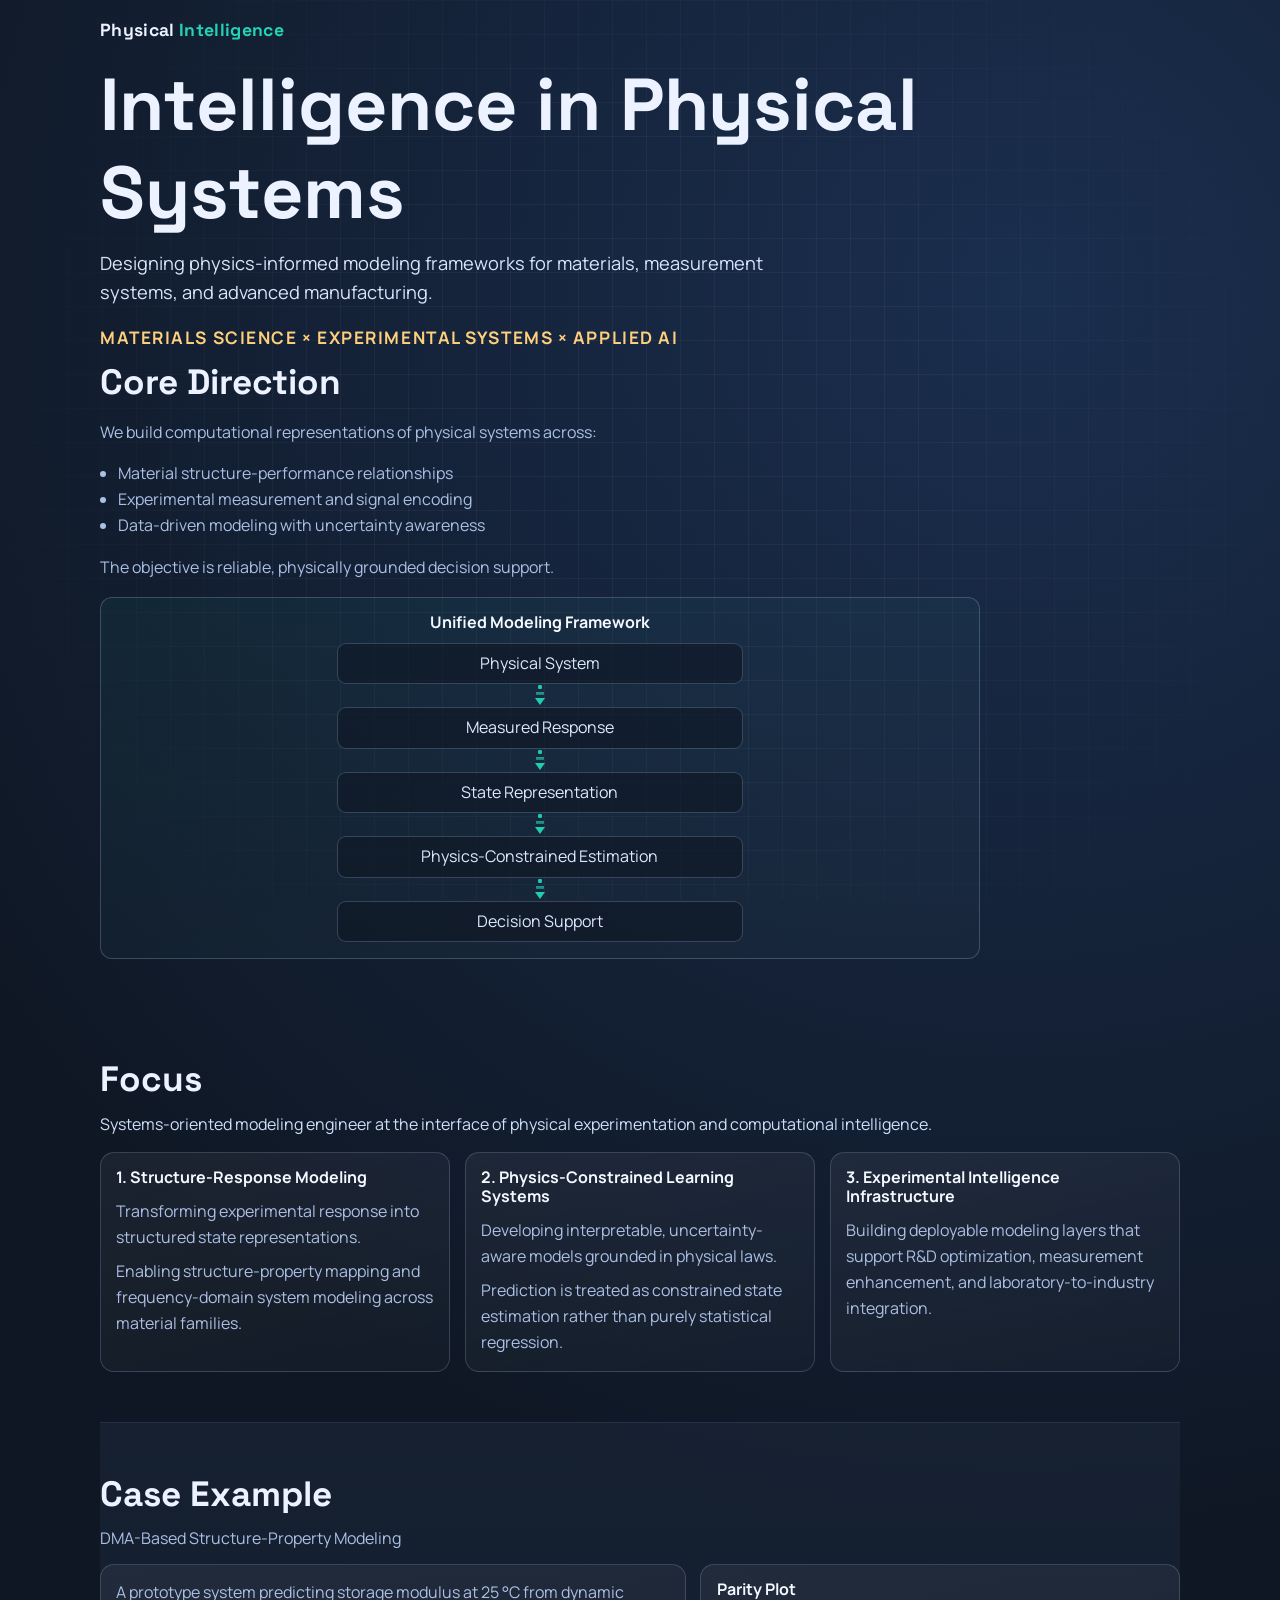
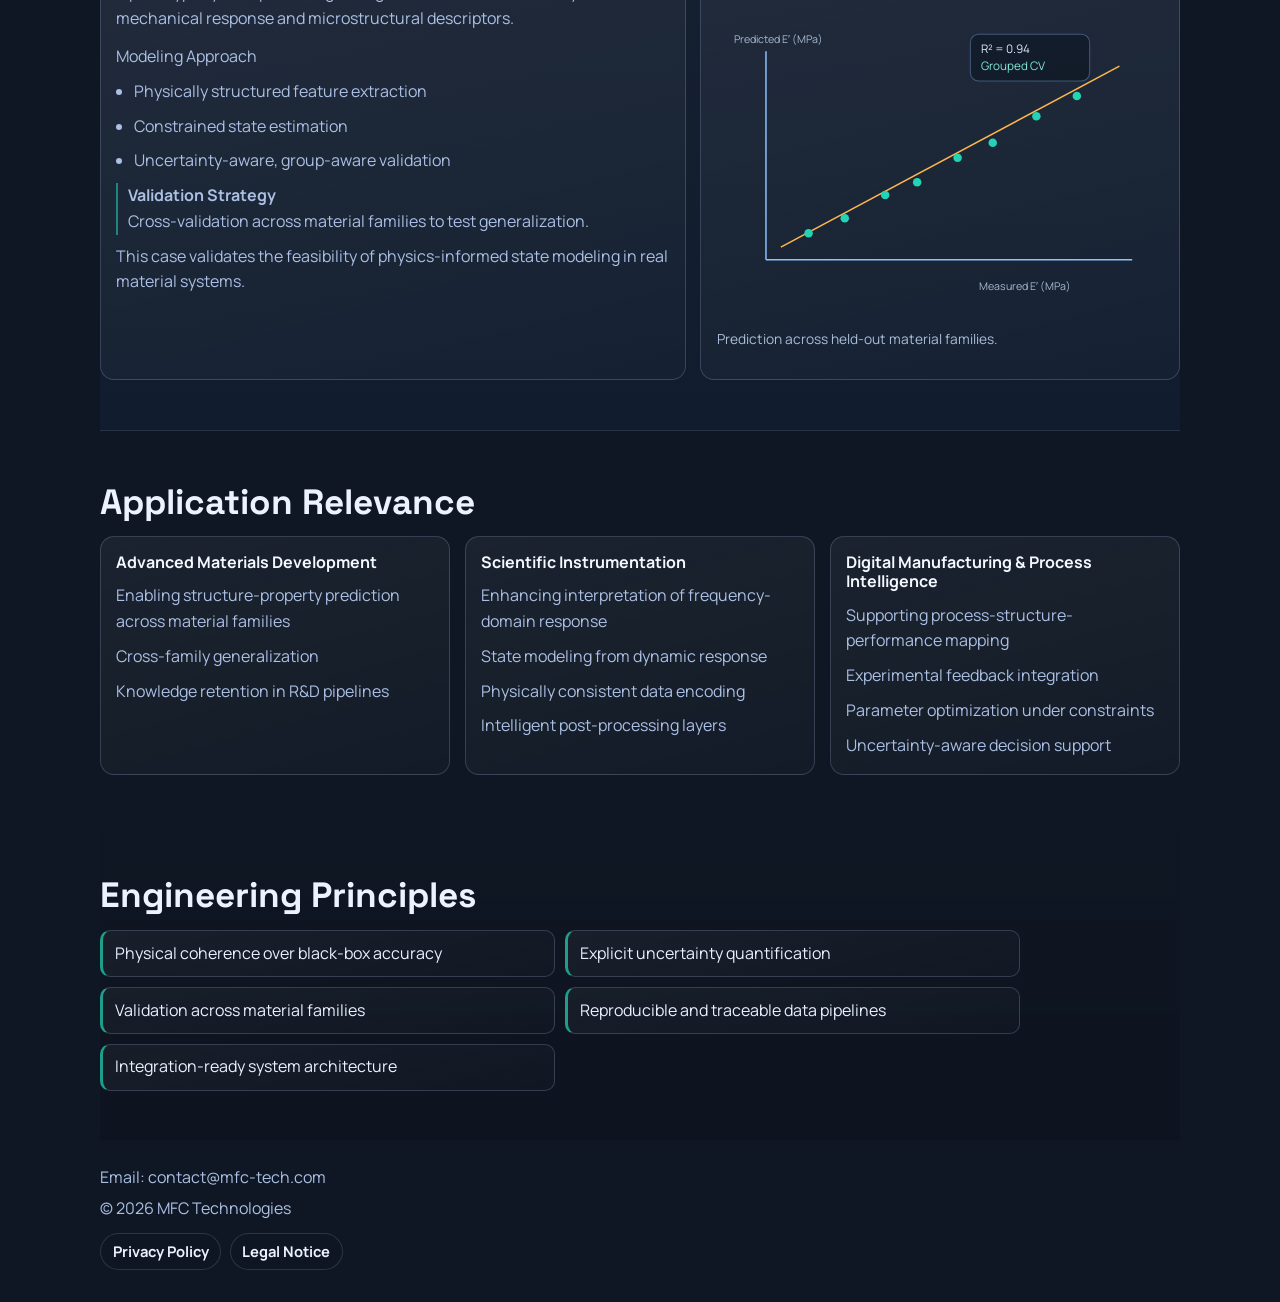
<file: index.html>
<!doctype html>
<html lang="en">
<head>
  <meta charset="UTF-8">
  <meta name="viewport" content="width=device-width, initial-scale=1.0">
  <title>Intelligence in Physical Systems</title>
  <meta name="description" content="Designing physics-informed modeling frameworks for materials, measurement systems, and advanced manufacturing.">
  <link rel="stylesheet" href="styles.css">
</head>
<body>
  <div class="bg-grid" aria-hidden="true"></div>

  <header class="hero">
    <nav class="nav">
      <div class="logo">Physical<span>Intelligence</span></div>
    </nav>

    <div class="hero-content">
      <h1 class="reveal">Intelligence in Physical Systems</h1>
      <p class="hero-sub reveal">Designing physics-informed modeling frameworks for materials, measurement systems, and advanced manufacturing.</p>
      <p class="hero-tag reveal">Materials Science × Experimental Systems × Applied AI</p>
    </div>
  </header>

  <main>
    <section class="section">
      <div class="section-title reveal">
        <h2>Core Direction</h2>
      </div>
      <article class="core-direction reveal">
        <p>We build computational representations of physical systems across:</p>
        <ul>
          <li>Material structure-performance relationships</li>
          <li>Experimental measurement and signal encoding</li>
          <li>Data-driven modeling with uncertainty awareness</li>
        </ul>
        <p>The objective is reliable, physically grounded decision support.</p>
      </article>
      <article class="unified-framework reveal">
        <h3>Unified Modeling Framework</h3>
        <ol class="unified-flow" aria-label="Unified modeling flow">
          <li><span>Physical System</span></li>
          <li><span>Measured Response</span></li>
          <li><span>State Representation</span></li>
          <li><span>Physics-Constrained Estimation</span></li>
          <li><span>Decision Support</span></li>
        </ol>
      </article>
    </section>

    <section class="section">
      <div class="section-title reveal">
        <h2>Focus</h2>
      </div>
      <p class="positioning reveal">Systems-oriented modeling engineer at the interface of physical experimentation and computational intelligence.</p>
      <div class="card-grid">
        <article class="card reveal">
          <h3>1. Structure-Response Modeling</h3>
          <p>Transforming experimental response into structured state representations.</p>
          <p>Enabling structure-property mapping and frequency-domain system modeling across material families.</p>
        </article>

        <article class="card reveal">
          <h3>2. Physics-Constrained Learning Systems</h3>
          <p>Developing interpretable, uncertainty-aware models grounded in physical laws.</p>
          <p>Prediction is treated as constrained state estimation rather than purely statistical regression.</p>
        </article>

        <article class="card reveal">
          <h3>3. Experimental Intelligence Infrastructure</h3>
          <p>Building deployable modeling layers that support R&amp;D optimization, measurement enhancement, and laboratory-to-industry integration.</p>
        </article>
      </div>
    </section>

    <section class="section section-case">
      <div class="section-title reveal">
        <h2>Case Example</h2>
        <p>DMA-Based Structure-Property Modeling</p>
      </div>

      <div class="case-top">
        <article class="case-text reveal">
          <p>A prototype system predicting storage modulus at 25 °C from dynamic mechanical response and microstructural descriptors.</p>
          <p style="margin-top: 0.75rem;">Modeling Approach</p>
          <ul>
            <li>Physically structured feature extraction</li>
            <li>Constrained state estimation</li>
            <li>Uncertainty-aware, group-aware validation</li>
          </ul>
          <p class="validation-note"><strong>Validation Strategy</strong><br>Cross-validation across material families to test generalization.</p>
          <p>This case validates the feasibility of physics-informed state modeling in real material systems.</p>
        </article>

        <article class="case-plot reveal">
          <h3>Parity Plot</h3>
          <svg viewBox="0 0 420 280" class="plot" role="img" aria-label="Parity plot">
            <rect x="238" y="18" width="112" height="44" rx="8" fill="rgba(15, 23, 36, 0.7)" stroke="rgba(142, 193, 255, 0.35)" />
            <text x="248" y="36" font-size="11" fill="#dce9ff">R² = 0.94</text>
            <text x="248" y="52" font-size="11" fill="#7fe7d8">Grouped CV</text>
            <line x1="46" y1="230" x2="390" y2="230" />
            <line x1="46" y1="230" x2="46" y2="34" />
            <line x1="60" y1="218" x2="378" y2="48" class="diag" />
            <circle cx="86" cy="205" r="4" />
            <circle cx="120" cy="191" r="4" />
            <circle cx="158" cy="169" r="4" />
            <circle cx="188" cy="157" r="4" />
            <circle cx="226" cy="134" r="4" />
            <circle cx="259" cy="120" r="4" />
            <circle cx="300" cy="95" r="4" />
            <circle cx="338" cy="76" r="4" />
            <text x="16" y="26" font-size="10" fill="#a7bad2">Predicted E′ (MPa)</text>
            <text x="246" y="258" font-size="10" fill="#a7bad2">Measured E′ (MPa)</text>
          </svg>
          <p class="plot-note">Prediction across held-out material families.</p>
        </article>
      </div>
    </section>

    <section class="section">
      <div class="section-title reveal">
        <h2>Application Relevance</h2>
      </div>
      <div class="domain-grid">
        <article class="domain reveal">
          <h3>Advanced Materials Development</h3>
          <p>Enabling structure-property prediction across material families</p>
          <p>Cross-family generalization</p>
          <p>Knowledge retention in R&amp;D pipelines</p>
        </article>

        <article class="domain reveal">
          <h3>Scientific Instrumentation</h3>
          <p>Enhancing interpretation of frequency-domain response</p>
          <p>State modeling from dynamic response</p>
          <p>Physically consistent data encoding</p>
          <p>Intelligent post-processing layers</p>
        </article>

        <article class="domain reveal">
          <h3>Digital Manufacturing &amp; Process Intelligence</h3>
          <p>Supporting process-structure-performance mapping</p>
          <p>Experimental feedback integration</p>
          <p>Parameter optimization under constraints</p>
          <p>Uncertainty-aware decision support</p>
        </article>
      </div>
    </section>

    <section class="section section-end reveal">
      <div class="section-title">
        <h2>Engineering Principles</h2>
      </div>
      <div class="principles-list">
        <span>Physical coherence over black-box accuracy</span>
        <span>Explicit uncertainty quantification</span>
        <span>Validation across material families</span>
        <span>Reproducible and traceable data pipelines</span>
        <span>Integration-ready system architecture</span>
      </div>
    </section>

  </main>

  <footer class="footer section">
    <div class="reveal">
      <p>Email: contact@mfc-tech.com</p>
      <p>© 2026 MFC Technologies</p>
      <div class="legal-actions">
        <a class="legal-btn" href="datenschutz.html">Privacy Policy</a>
        <a class="legal-btn" href="impressum.html">Legal Notice</a>
      </div>
    </div>
  </footer>

  <script src="script.js"></script>
</body>
</html>
</file>
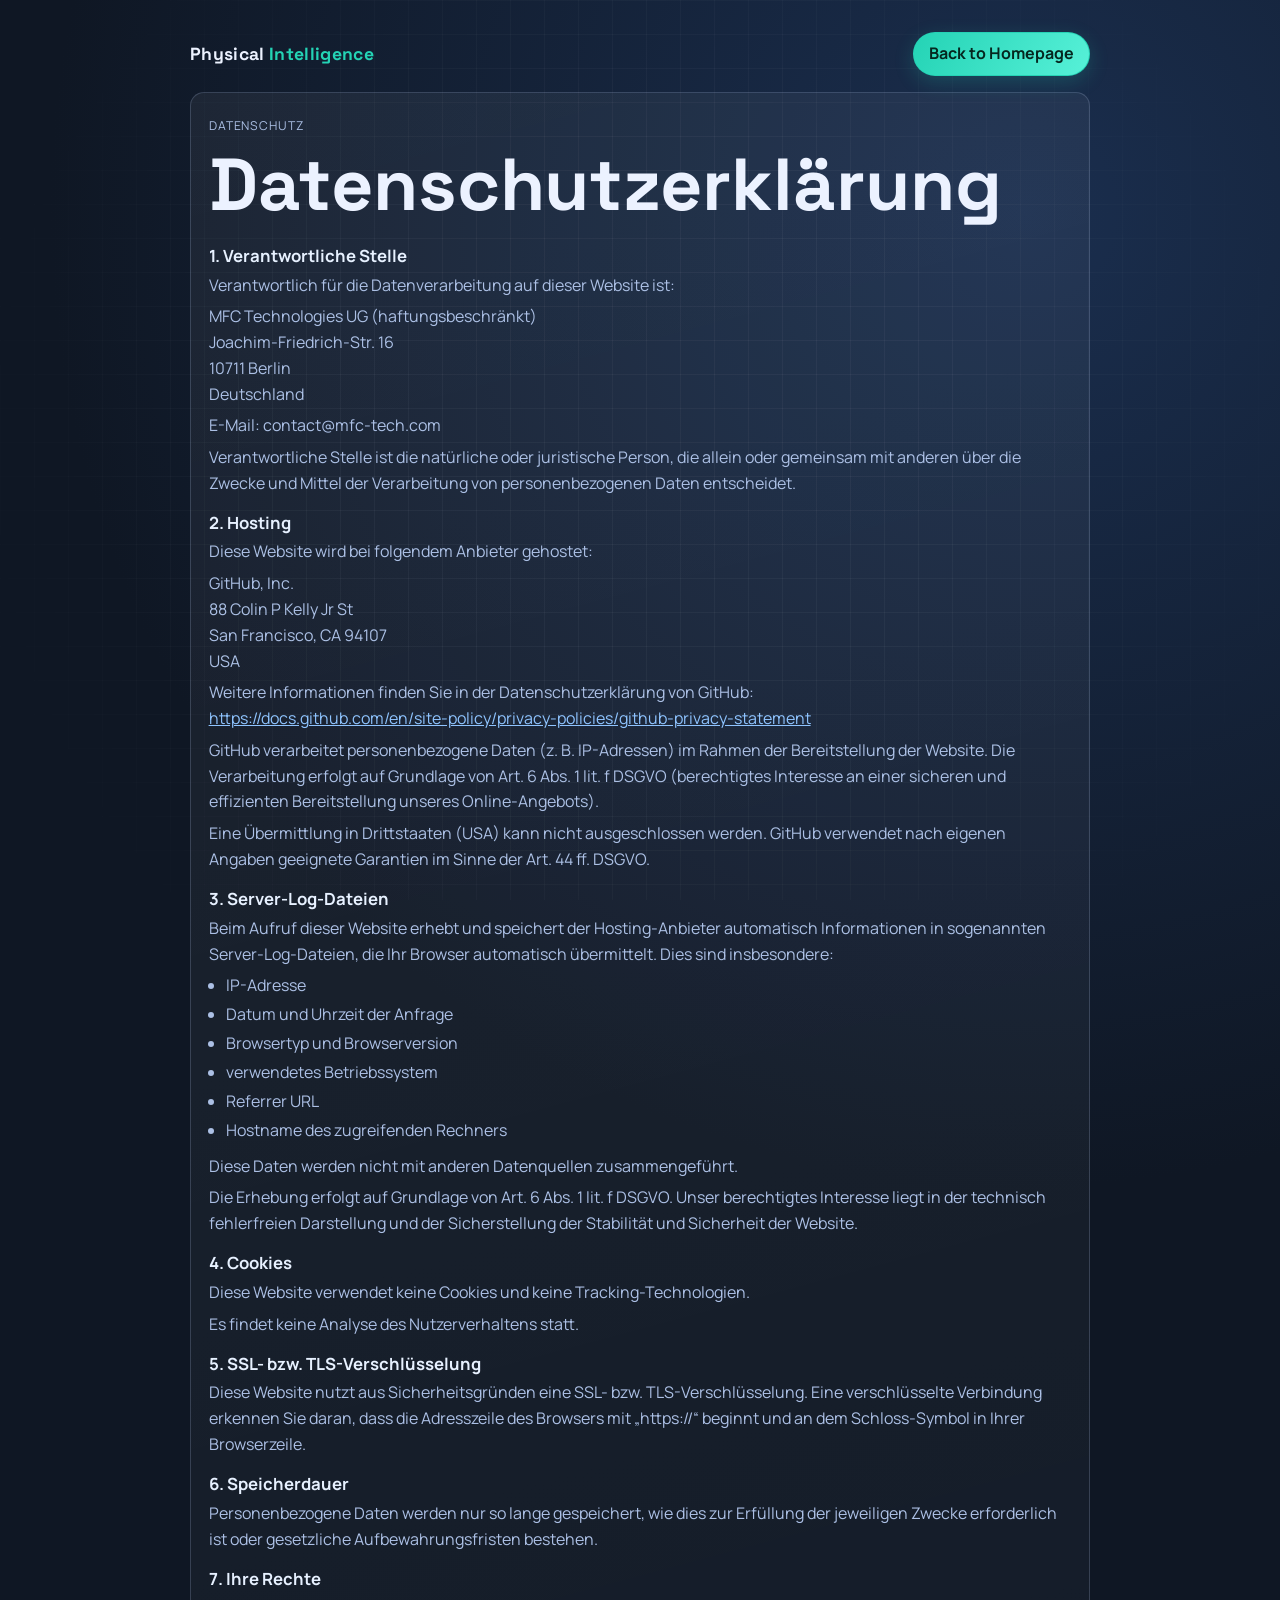
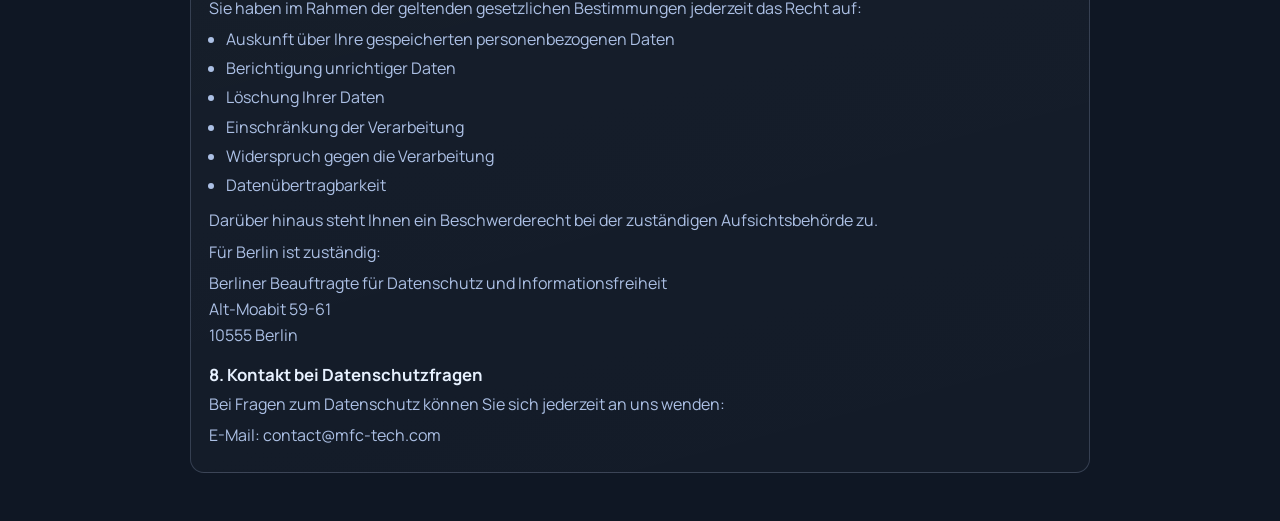
<file: datenschutz.html>
<!doctype html>
<html lang="de">
<head>
  <meta charset="UTF-8">
  <meta name="viewport" content="width=device-width, initial-scale=1.0">
  <title>Datenschutzerklärung | MFC Technologies</title>
  <meta name="description" content="Datenschutzerklärung von MFC Technologies.">
  <link rel="stylesheet" href="styles.css">
</head>
<body class="legal-page">
  <div class="bg-grid" aria-hidden="true"></div>
  <main class="legal-shell">
    <div class="legal-topbar">
      <div class="logo">Physical<span>Intelligence</span></div>
      <a class="legal-home" href="index.html">Back to Homepage</a>
    </div>

    <article class="legal-card">
      <p class="legal-kicker">Datenschutz</p>
      <h1>Datenschutzerklärung</h1>

      <h2>1. Verantwortliche Stelle</h2>
      <p>Verantwortlich f&uuml;r die Datenverarbeitung auf dieser Website ist:</p>
      <p>
        MFC Technologies UG (haftungsbeschr&auml;nkt)<br />
        Joachim-Friedrich-Str. 16<br />
        10711 Berlin<br />
        Deutschland
      </p>
      <p>E-Mail: contact@mfc-tech.com</p>
      <p>
        Verantwortliche Stelle ist die nat&uuml;rliche oder juristische Person, die allein oder gemeinsam mit
        anderen &uuml;ber die Zwecke und Mittel der Verarbeitung von personenbezogenen Daten entscheidet.
      </p>

      <h2>2. Hosting</h2>
      <p>Diese Website wird bei folgendem Anbieter gehostet:</p>
      <p>
        GitHub, Inc.<br />
        88 Colin P Kelly Jr St<br />
        San Francisco, CA 94107<br />
        USA
      </p>
      <p>
        Weitere Informationen finden Sie in der Datenschutzerkl&auml;rung von GitHub:<br />
        <a href="https://docs.github.com/en/site-policy/privacy-policies/github-privacy-statement" target="_blank" rel="noopener noreferrer">
          https://docs.github.com/en/site-policy/privacy-policies/github-privacy-statement
        </a>
      </p>
      <p>
        GitHub verarbeitet personenbezogene Daten (z. B. IP-Adressen) im Rahmen der Bereitstellung der Website.
        Die Verarbeitung erfolgt auf Grundlage von Art. 6 Abs. 1 lit. f DSGVO (berechtigtes Interesse an einer
        sicheren und effizienten Bereitstellung unseres Online-Angebots).
      </p>
      <p>
        Eine &Uuml;bermittlung in Drittstaaten (USA) kann nicht ausgeschlossen werden. GitHub verwendet nach
        eigenen Angaben geeignete Garantien im Sinne der Art. 44 ff. DSGVO.
      </p>

      <h2>3. Server-Log-Dateien</h2>
      <p>
        Beim Aufruf dieser Website erhebt und speichert der Hosting-Anbieter automatisch Informationen in
        sogenannten Server-Log-Dateien, die Ihr Browser automatisch &uuml;bermittelt. Dies sind insbesondere:
      </p>
      <ul>
        <li>IP-Adresse</li>
        <li>Datum und Uhrzeit der Anfrage</li>
        <li>Browsertyp und Browserversion</li>
        <li>verwendetes Betriebssystem</li>
        <li>Referrer URL</li>
        <li>Hostname des zugreifenden Rechners</li>
      </ul>
      <p>Diese Daten werden nicht mit anderen Datenquellen zusammengef&uuml;hrt.</p>
      <p>
        Die Erhebung erfolgt auf Grundlage von Art. 6 Abs. 1 lit. f DSGVO. Unser berechtigtes Interesse liegt in
        der technisch fehlerfreien Darstellung und der Sicherstellung der Stabilit&auml;t und Sicherheit der Website.
      </p>

      <h2>4. Cookies</h2>
      <p>Diese Website verwendet keine Cookies und keine Tracking-Technologien.</p>
      <p>Es findet keine Analyse des Nutzerverhaltens statt.</p>

      <h2>5. SSL- bzw. TLS-Verschl&uuml;sselung</h2>
      <p>
        Diese Website nutzt aus Sicherheitsgr&uuml;nden eine SSL- bzw. TLS-Verschl&uuml;sselung. Eine verschl&uuml;sselte
        Verbindung erkennen Sie daran, dass die Adresszeile des Browsers mit &bdquo;https://&ldquo; beginnt und an
        dem Schloss-Symbol in Ihrer Browserzeile.
      </p>

      <h2>6. Speicherdauer</h2>
      <p>
        Personenbezogene Daten werden nur so lange gespeichert, wie dies zur Erf&uuml;llung der jeweiligen Zwecke
        erforderlich ist oder gesetzliche Aufbewahrungsfristen bestehen.
      </p>

      <h2>7. Ihre Rechte</h2>
      <p>Sie haben im Rahmen der geltenden gesetzlichen Bestimmungen jederzeit das Recht auf:</p>
      <ul>
        <li>Auskunft &uuml;ber Ihre gespeicherten personenbezogenen Daten</li>
        <li>Berichtigung unrichtiger Daten</li>
        <li>L&ouml;schung Ihrer Daten</li>
        <li>Einschr&auml;nkung der Verarbeitung</li>
        <li>Widerspruch gegen die Verarbeitung</li>
        <li>Daten&uuml;bertragbarkeit</li>
      </ul>
      <p>
        Dar&uuml;ber hinaus steht Ihnen ein Beschwerderecht bei der zust&auml;ndigen Aufsichtsbeh&ouml;rde zu.
      </p>
      <p>F&uuml;r Berlin ist zust&auml;ndig:</p>
      <p>
        Berliner Beauftragte f&uuml;r Datenschutz und Informationsfreiheit<br />
        Alt-Moabit 59-61<br />
        10555 Berlin
      </p>

      <h2>8. Kontakt bei Datenschutzfragen</h2>
      <p>Bei Fragen zum Datenschutz k&ouml;nnen Sie sich jederzeit an uns wenden:</p>
      <p>E-Mail: contact@mfc-tech.com</p>
    </article>
  </main>
</body>
</html>
</file>
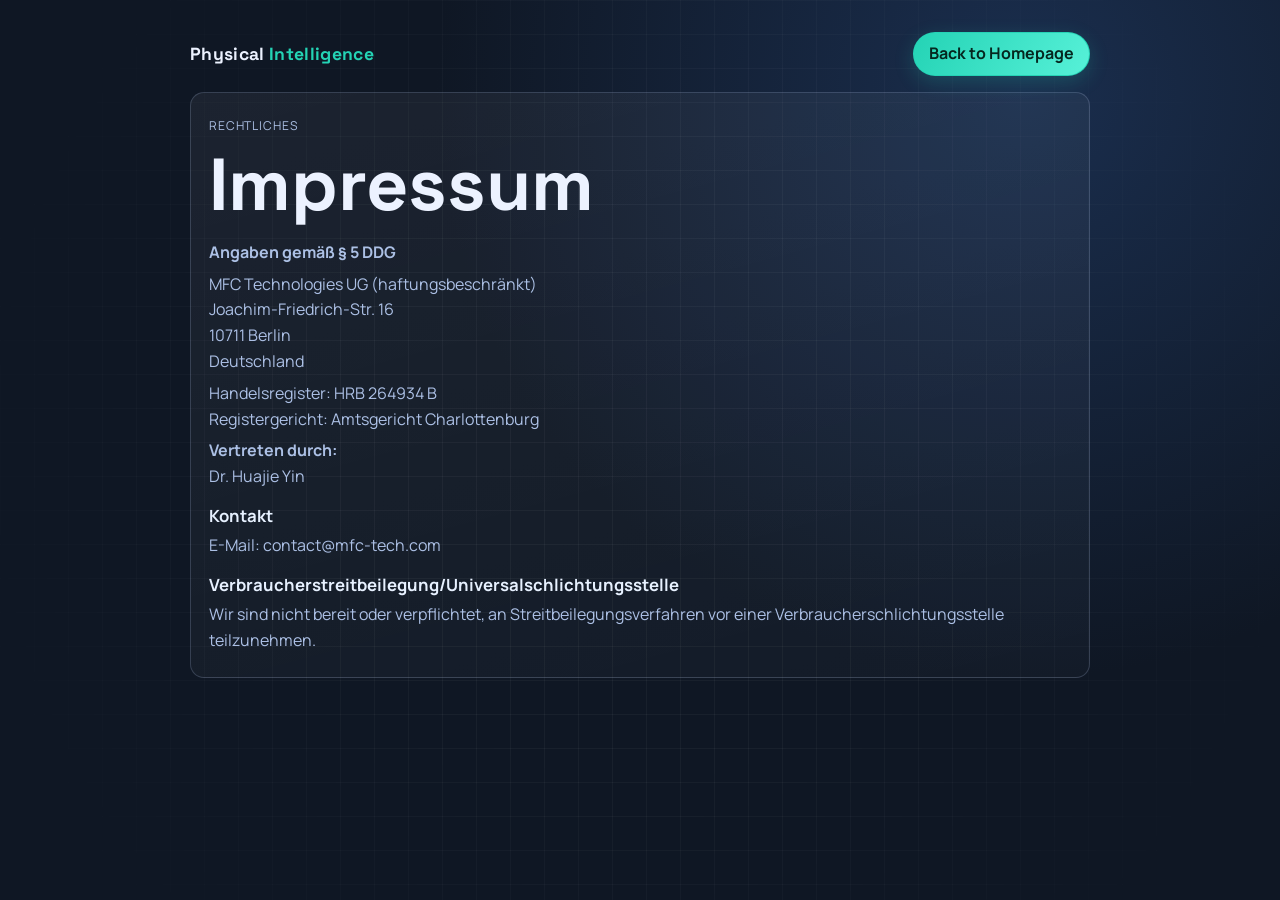
<file: impressum.html>
<!doctype html>
<html lang="de">
<head>
  <meta charset="UTF-8">
  <meta name="viewport" content="width=device-width, initial-scale=1.0">
  <title>Impressum | MFC Technologies</title>
  <meta name="description" content="Impressum von MFC Technologies gemäß § 5 TMG.">
  <link rel="stylesheet" href="styles.css">
</head>
<body class="legal-page">
  <div class="bg-grid" aria-hidden="true"></div>
  <main class="legal-shell">
    <div class="legal-topbar">
      <div class="logo">Physical<span>Intelligence</span></div>
      <a class="legal-home" href="index.html">Back to Homepage</a>
    </div>

    <article class="legal-card">
      <p class="legal-kicker">Rechtliches</p>
      <h1>Impressum</h1>
      <p><strong>Angaben gemäß § 5 DDG</strong></p>
      <p>
        MFC Technologies UG (haftungsbeschr&auml;nkt)<br />
        Joachim-Friedrich-Str. 16<br />
        10711 Berlin<br />
        Deutschland
      </p>

      <p>
        Handelsregister: HRB 264934 B<br />
        Registergericht: Amtsgericht Charlottenburg
      </p>

      <p>
        <strong>Vertreten durch:</strong><br />
        Dr. Huajie Yin
      </p>

      <h2>Kontakt</h2>
      <p>
        E-Mail: contact@mfc-tech.com
      </p>


      <h2>Verbraucher&shy;streit&shy;beilegung/Universal&shy;schlichtungs&shy;stelle</h2>
      <p>
        Wir sind nicht bereit oder verpflichtet, an Streitbeilegungsverfahren vor einer
        Verbraucherschlichtungsstelle teilzunehmen.
      </p>
    </article>
  </main>
</body>
</html>
</file>
<file: styles.css>
@font-face {
  font-family: "Manrope";
  src: url("./assets/fonts/manrope-v20-latin_latin-ext-regular.woff2") format("woff2");
  font-weight: 400;
  font-style: normal;
  font-display: swap;
}

@font-face {
  font-family: "Manrope";
  src: url("./assets/fonts/manrope-v20-latin_latin-ext-500.woff2") format("woff2");
  font-weight: 500;
  font-style: normal;
  font-display: swap;
}

@font-face {
  font-family: "Manrope";
  src: url("./assets/fonts/manrope-v20-latin_latin-ext-700.woff2") format("woff2");
  font-weight: 700;
  font-style: normal;
  font-display: swap;
}

@font-face {
  font-family: "Space Grotesk";
  src: url("./assets/fonts/space-grotesk-v22-latin_latin-ext-700.woff2") format("woff2");
  font-weight: 700;
  font-style: normal;
  font-display: swap;
}

:root {
  --bg: #0f1724;
  --text: #ecf2ff;
  --muted: #acc0e5;
  --accent: #24d3b5;
  --accent-2: #ffb84d;
  --line: rgba(172, 192, 229, 0.22);
}

* {
  box-sizing: border-box;
}

html,
body {
  margin: 0;
  padding: 0;
}

body {
  font-family: "Manrope", sans-serif;
  color: var(--text);
  background: radial-gradient(circle at 80% 10%, #1a2e4e 0%, var(--bg) 45%),
              linear-gradient(130deg, #0f1724 0%, #131f34 65%, #0f1724 100%);
  line-height: 1.62;
  min-height: 100vh;
}

.bg-grid {
  position: fixed;
  inset: 0;
  pointer-events: none;
  background-image:
    linear-gradient(to right, rgba(255, 255, 255, 0.04) 1px, transparent 1px),
    linear-gradient(to bottom, rgba(255, 255, 255, 0.04) 1px, transparent 1px);
  background-size: 34px 34px;
  mask-image: radial-gradient(circle at center, black 40%, transparent 90%);
  z-index: -1;
}

.hero,
.section {
  width: min(1080px, 92%);
  margin: 0 auto;
}

.hero {
  min-height: 0;
  padding: 1rem 0 0.35rem;
  display: flex;
  flex-direction: column;
}

.nav {
  display: flex;
  align-items: center;
}

.logo {
  font-family: "Space Grotesk", sans-serif;
  font-size: 1.1rem;
  letter-spacing: 0.02em;
}

.logo span {
  color: var(--accent);
  margin-left: 0.25rem;
}

.hero-content {
  margin: 1rem 0 0;
  max-width: 840px;
}

h1,
h2,
h3 {
  margin: 0 0 0.72rem;
  line-height: 1.2;
}

h1,
h2 {
  font-family: "Space Grotesk", sans-serif;
}

h1 {
  font-size: clamp(2.2rem, 6.5vw, 4.6rem);
}

h2 {
  font-size: clamp(1.42rem, 4vw, 2.2rem);
}

h3 {
  font-size: 1rem;
  color: #f4f8ff;
}

.hero-sub,
.hero-line {
  margin: 0;
  max-width: 66ch;
  color: #d8e4fc;
  font-size: clamp(1rem, 2.1vw, 1.14rem);
}

.hero-tag {
  margin: 1rem 0 0;
  text-transform: uppercase;
  letter-spacing: 0.09em;
  font-size: clamp(0.92rem, 1.6vw, 1.08rem);
  font-weight: 700;
  color: #ffd07c;
}

.section {
  padding: 3.1rem 0;
}

.hero + main > .section:first-child {
  padding-top: 0.25rem;
}

.section-title p {
  margin: 0;
  color: var(--muted);
}

.positioning {
  margin: 0 0 0.7rem;
  color: #cfe0fb;
}

.positioning strong {
  color: #eaf1ff;
}

.core-direction {
  max-width: 880px;
}

.core-direction p,
.core-direction li {
  color: var(--muted);
}

.core-direction ul {
  margin: 0 0 0.55rem;
  padding-left: 1.1rem;
}

.unified-framework {
  margin-top: 1rem;
  max-width: 880px;
  padding: 0.95rem 1rem 1rem;
  border: 1px solid rgba(172, 192, 229, 0.26);
  border-radius: 12px;
  background: linear-gradient(160deg, rgba(36, 211, 181, 0.06), rgba(255, 255, 255, 0.02));
}

.unified-framework h3 {
  margin-bottom: 0.65rem;
  text-align: center;
}

.unified-framework p {
  margin: 0.8rem 0 0;
  color: #d7e6ff;
  text-align: center;
}

.unified-flow {
  list-style: none;
  margin: 0;
  padding: 0;
  display: grid;
  --flow-gap: 1.45rem;
  gap: var(--flow-gap);
  justify-items: center;
}

.unified-flow li {
  position: relative;
  width: 100%;
  display: flex;
  justify-content: center;
}

.unified-flow li span {
  display: inline-block;
  width: clamp(300px, 48%, 520px);
  text-align: center;
  color: #dce9ff;
  border: 1px solid rgba(172, 192, 229, 0.25);
  border-radius: 9px;
  background: rgba(15, 23, 36, 0.62);
  padding: 0.42rem 0.68rem;
}

.unified-flow li:not(:last-child)::before {
  content: "";
  position: absolute;
  left: 50%;
  transform: translateX(-50%);
  top: 100%;
  width: 8px;
  height: calc(var(--flow-gap) - 0.75rem);
  background:
    radial-gradient(circle at 50% 3px, rgba(36, 211, 181, 0.92) 2px, transparent 2.4px),
    linear-gradient(to bottom, transparent 8px, rgba(36, 211, 181, 0.7) 8px, rgba(36, 211, 181, 0.48) 100%);
}

.unified-flow li:not(:last-child)::after {
  content: "";
  position: absolute;
  left: 50%;
  top: calc(100% + var(--flow-gap) - 0.58rem);
  width: 0;
  height: 0;
  border-left: 5px solid transparent;
  border-right: 5px solid transparent;
  border-top: 7px solid rgba(36, 211, 181, 0.96);
  transform: translateX(-50%);
}

.card-grid,
.domain-grid {
  margin-top: 0.85rem;
  display: grid;
  gap: 0.9rem;
  grid-template-columns: repeat(3, minmax(0, 1fr));
}

.card,
.domain,
.case-text,
.case-plot,
.long-term {
  border: 1px solid var(--line);
  border-radius: 14px;
  background: linear-gradient(165deg, rgba(255, 255, 255, 0.055), rgba(255, 255, 255, 0.02));
  padding: 0.95rem;
}

.card p,
.domain p,
.case-text p,
.case-text li,
.long-term p {
  color: var(--muted);
  margin: 0 0 0.55rem;
}

.card p:last-child,
.domain p:last-child,
.case-text p:last-child,
.long-term p:last-child {
  margin-bottom: 0;
}

.card ul,
.case-text ul,
.long-term ul {
  margin: 0;
  padding-left: 1.1rem;
}

.validation-note {
  margin-top: 0.7rem;
  padding-left: 0.6rem;
  border-left: 2px solid rgba(36, 211, 181, 0.55);
  color: #d7e6ff;
}

.section-case {
  background: linear-gradient(180deg, rgba(26, 37, 55, 0.68) 0%, rgba(19, 31, 52, 0.68) 100%);
  border-top: 1px solid rgba(172, 192, 229, 0.12);
  border-bottom: 1px solid rgba(172, 192, 229, 0.12);
}

.case-top {
  margin-top: 0.75rem;
  display: grid;
  gap: 0.9rem;
  grid-template-columns: 1.1fr 0.9fr;
}

.plot {
  width: 100%;
  height: auto;
  margin-top: 0.25rem;
}

.plot line {
  stroke: #8ec1ff;
  stroke-width: 1.4;
}

.plot .diag {
  stroke: #ffb84d;
}

.plot circle {
  fill: #24d3b5;
}

.plot-note {
  margin-top: 0.45rem;
  font-size: 0.86rem;
  color: #a9bfd8;
}

.section-end {
  background: linear-gradient(180deg, rgba(15, 23, 36, 0.8) 0%, rgba(13, 20, 31, 0.92) 100%);
}

.principles-list {
  margin-top: 0.9rem;
  display: grid;
  gap: 0.65rem;
  max-width: 920px;
  grid-template-columns: repeat(2, minmax(0, 1fr));
}

.principles-list span {
  display: block;
  border: 1px solid rgba(172, 192, 229, 0.22);
  border-left: 3px solid rgba(36, 211, 181, 0.72);
  border-radius: 10px;
  padding: 0.58rem 0.72rem;
  color: #eaf1ff;
  background: linear-gradient(165deg, rgba(255, 255, 255, 0.045), rgba(255, 255, 255, 0.015));
}

.footer {
  padding-top: 1.2rem;
  padding-bottom: 2rem;
}

.footer p {
  margin: 0.35rem 0;
  color: var(--muted);
}

.legal-actions {
  margin-top: 0.65rem;
  display: flex;
  gap: 0.55rem;
  flex-wrap: wrap;
}

.legal-btn {
  text-decoration: none;
  color: var(--text);
  border: 1px solid rgba(172, 192, 229, 0.18);
  border-radius: 999px;
  padding: 0.36rem 0.72rem;
  font-weight: 600;
  font-size: 0.92rem;
  background: rgba(15, 23, 36, 0.22);
  transition: border-color 0.2s ease, transform 0.2s ease;
}

.legal-btn:hover {
  border-color: rgba(36, 211, 181, 0.58);
  transform: translateY(-1px);
}

.legal-page {
  min-height: 100vh;
}

.legal-shell {
  width: min(900px, 92%);
  margin: 0 auto;
  padding: 2rem 0 3rem;
}

.legal-topbar {
  display: flex;
  justify-content: space-between;
  align-items: center;
  margin-bottom: 1rem;
}

.legal-home {
  text-decoration: none;
  color: #05271f;
  font-weight: 700;
  border-radius: 999px;
  padding: 0.5rem 0.95rem;
  background: linear-gradient(120deg, var(--accent) 0%, #57f1d8 100%);
  border: 1px solid rgba(36, 211, 181, 0.95);
  box-shadow: 0 6px 20px rgba(36, 211, 181, 0.2);
  transition: transform 0.18s ease, box-shadow 0.18s ease;
}

.legal-home:hover {
  transform: translateY(-1px);
  box-shadow: 0 8px 24px rgba(36, 211, 181, 0.28);
}

.legal-card {
  border: 1px solid var(--line);
  border-radius: 14px;
  background: linear-gradient(165deg, rgba(255, 255, 255, 0.055), rgba(255, 255, 255, 0.02));
  padding: 1.1rem;
}

.legal-kicker {
  margin: 0 0 0.3rem;
  text-transform: uppercase;
  letter-spacing: 0.08em;
  font-size: 0.76rem;
  color: var(--accent-2);
}

.legal-card p {
  margin: 0.35rem 0;
  color: var(--muted);
}

.legal-card h1 {
  margin-bottom: 0.65rem;
}

.legal-card h2 {
  margin: 1rem 0 0.42rem;
  font-family: "Manrope", sans-serif;
  font-size: 1.05rem;
  color: #e7f1ff;
}

.legal-card ul {
  margin: 0.35rem 0 0.6rem;
  padding-left: 1.1rem;
}

.legal-card li {
  color: var(--muted);
  margin: 0.2rem 0;
}

.legal-card a {
  color: #8fc4ff;
  word-break: break-word;
}

.reveal {
  opacity: 0;
  transform: translateY(18px);
  transition: opacity 0.58s ease, transform 0.58s ease;
}

.reveal.show {
  opacity: 1;
  transform: translateY(0);
}

@media (max-width: 920px) {
  .card-grid,
  .domain-grid,
  .case-top {
    grid-template-columns: 1fr;
  }

  .principles-list {
    grid-template-columns: 1fr;
  }

  .hero {
    min-height: auto;
    padding-bottom: 0.5rem;
  }

  .section {
    padding: 2.5rem 0;
  }

  .hero + main > .section:first-child {
    padding-top: 0.2rem;
  }

  .unified-flow li span {
    width: min(100%, 440px);
  }

  .legal-topbar {
    flex-direction: column;
    align-items: flex-start;
    gap: 0.65rem;
  }
}
</file>
